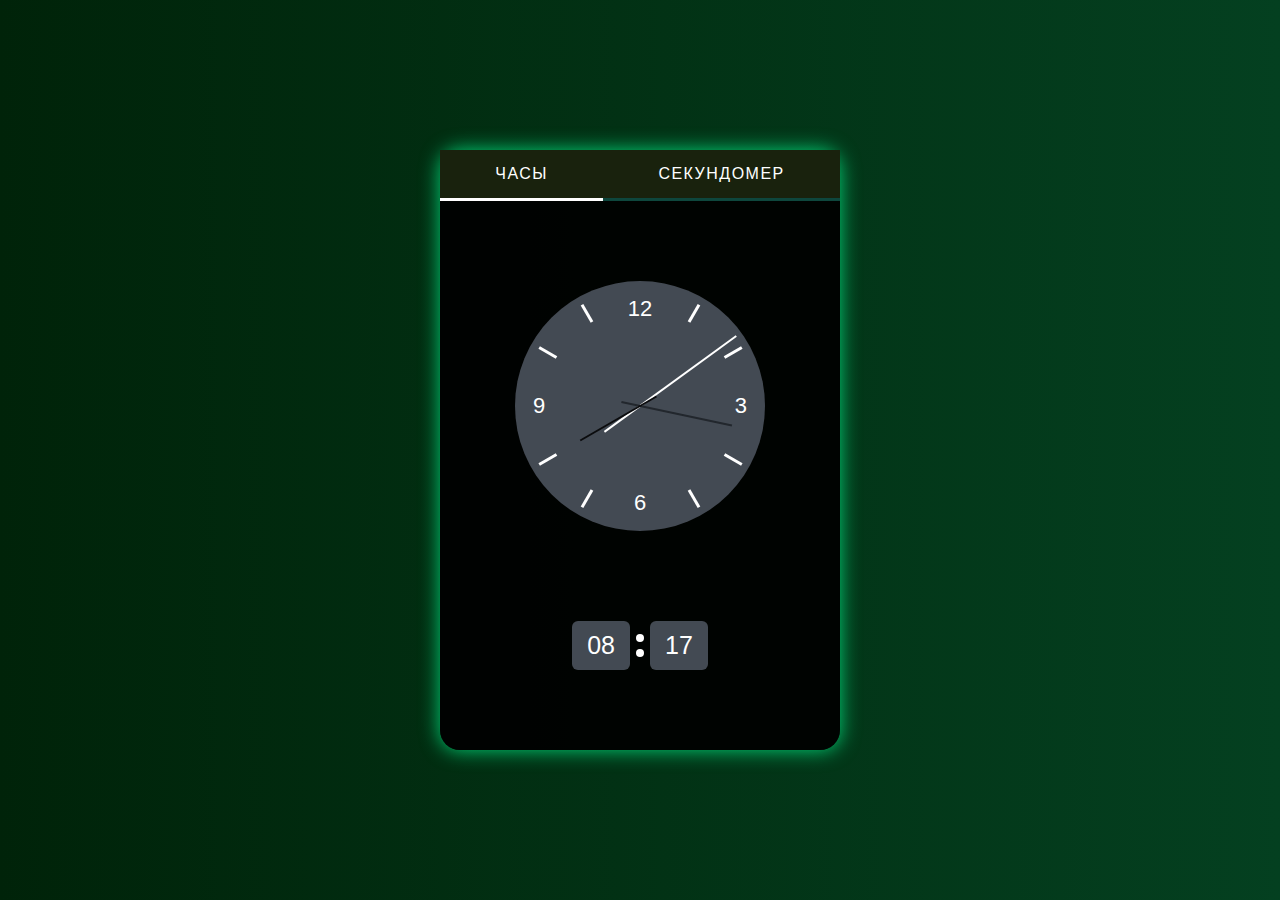
<file: index.html>
<!DOCTYPE html>
<html lang="en">

<head>
    <meta charset="UTF-8">
    <meta name="viewport" content="width=device-width, initial-scale=1.0">
    <meta http-equiv="X-UA-Compatible" content="ie=edge">
    <title>Document</title>
    <link rel="stylesheet" href="styles/style.css">
</head>

<body>
    <div class="tabsPanel">
        <!-- Меню табов -->
        <ul class="tabsLinks">
            <li class="tabsItem active"><a href="#" class="tabsLink">Часы</a></li>
            <li class="tabsItem">
                <a href="#" class="tabsLink">Секундомер
                    <span class="tabsLink__span"></span>
                </a>
            </li>
        </ul>
        <!-- Все табы -->
        <div class="tabsContent">
            <div class="clock tabsContentItem active">
                <div class="arrowClock">
                    <!-- Часы-->
                    <div class="arrowClockNumber">
                        <div class="arrowClockNumber__num arrowClockNumber__num_12">12</div>
                        <div class="arrowClockNumber__arr arrowClockNumber__arr_1"></div>
                        <div class="arrowClockNumber__arr arrowClockNumber__arr_2"></div>
                        <div class="arrowClockNumber__num arrowClockNumber__num_3">3</div>
                        <div class="arrowClockNumber__arr arrowClockNumber__arr_4"></div>
                        <div class="arrowClockNumber__arr arrowClockNumber__arr_5"></div>
                        <div class="arrowClockNumber__num arrowClockNumber__num_6">6</div>
                        <div class="arrowClockNumber__arr arrowClockNumber__arr_7"></div>
                        <div class="arrowClockNumber__arr arrowClockNumber__arr_8"></div>
                        <div class="arrowClockNumber__num arrowClockNumber__num_9">9</div>
                        <div class="arrowClockNumber__arr arrowClockNumber__arr_10"></div>
                        <div class="arrowClockNumber__arr arrowClockNumber__arr_11"></div>
                    </div>

                    <!-- Стрелки  -->

                    <div class="s"></div> <!-- Секундная -->
                    <div class="m"></div> <!-- Минутная -->
                    <div class="h"></div> <!-- Часовая -->
                </div>
                <div class="numberClock">
                    <!-- Вывод времени в цифрах -->
                    <div class="hours">00</div>
                    <div class="minutes">00</div>
                </div>
            </div>
            <div class="stopwatch tabsContentItem ">
                <div class="stopwatch__clock">

                    <div class="stopwatch__clock-description">
                        <!-- Часы -->
                        <div class="stopwatch__hours">0</div>
                        Час.
                    </div>
                    <div class="stopwatch__clock-description">
                        <!-- Минуты -->
                        <div class="stopwatch__minutes">0</div>
                        Мин.
                    </div>
                    <div class="stopwatch__clock-description">
                        <!-- Секунды -->
                        <div class="stopwatch__seconds">0</div>
                        Сек.
                    </div>
                </div>
                <!-- Кнопка запуска секундомера -->
                <button class="stopwatch__btn">start</button>
            </div>
        </div>
    </div>

    <script src="js/script.js"></script>
</body>

</html>
</file>
<file: styles/style.css>
*{
    margin: 0;
    padding: 0;
    box-sizing: border-box;
    list-style: none;
    text-decoration: none;
}
body {
    background: linear-gradient(to left,#044020,rgb(0, 35, 9));
    display: flex;
    justify-content: center;
    align-items: center;
    min-height: 100vh;
    font-family: Arial, Helvetica, sans-serif;
}
.tabsPanel {
    width: 400px;
    height: 600px;
    box-shadow: 0 0 20px 0 rgba(0, 255, 145, 0.8);
    display: flex;
    flex-direction: column;
    margin: 20px 0;
    background: #000000f0;
    border-radius: 20px;
}
.tabsLinks {
    display: flex;
    background: #19220d;
}
.tabsItem {
    flex-grow: 1;
    display: flex;
}
.tabsLink {
    padding: 15px;
    flex-grow: 1;
    display: flex;
    justify-content: center;
    color: #fff;
    text-transform: uppercase;
    letter-spacing: 1.5px;
    border-bottom: 3px solid #0e473d;
    position: relative;
}
.tabsItem.active .tabsLink {
    border-bottom-color: #fff;
}
.tabsContent {
    flex-grow: 1;
    position: relative;
}
.clock, .stopwatch {
    width: 100%;
    height: 100%;
    display: flex;
    justify-content: center;
    align-items: center;
    flex-direction: column;
    padding: 20px 0;
}
.tabsContentItem {
    z-index: 0;
    opacity: 0;
    transition: 0.5s;
    position: absolute;
    top: 0;
}
.tabsContentItem.active {
    z-index: 1;
    opacity: 1;
}
.tabsLink__span {
    display: none;
    width: 10px;
    height: 10px;
    border-radius: 50%;
    background: #fff;
    right: 10px;
    position: absolute;
    transition: 0.5s;
}
.tabsLink__span.active {
    display: block;
}
.tabsLink__span.active_clear {
    display: block;
    background: red;
}
.arrowClock {
    --position: 15px;
    width: 250px;
    height: 250px;
    background: #434a53;
    border-radius: 50%;
    margin-bottom: 90px;
    position: relative;
    display: flex;
    justify-content: center;
    align-items: center;
}
.h {
    width: 2px;
    height: 100%;
    position: absolute;
}
.h::before {
    content: '';
    position: absolute;
    width: 100%;
    height: 35%;
    background: #0b0c0e;
    top: calc(55% - 35% + 6px);
}
.m {
    width: 2px;
    height: 100%;
    position: absolute;
}
.m::before {
    content: '';
    position: absolute;
    width: 100%;
    height: 45%;
    background: #22272d;
    top: calc(10% + 6px);
}
.s {
    width: 2px;
    height: 100%;
    position: absolute;
}
.s::before {
    content: '';
    position: absolute;
    width: 100%;
    height: 65%;
    background: #fff;
    top: 6px;
}
.arrowClockNumber {
    width: 100%;
    height: 100%;
    display: flex;
    justify-content: center;
    align-items: center;
    position: absolute;
}
.arrowClockNumber__num {
    color: #fff;
    font-size: 22px;
    position: absolute;
}
.arrowClockNumber__num_12 {
    top: var(--position);
}
.arrowClockNumber__arr {
    position: absolute;
    width: 3px;
    height: 100%;
}
.arrowClockNumber__arr::before {
    content: '';
    display: block;
    height: 20px;
    background: #fff;
    width: 100%;
    margin-top: 8px;
}
.arrowClockNumber__arr_1 {
    transform: rotate(30deg);
}
.arrowClockNumber__arr_2 {
    transform: rotate(60deg);
}
.arrowClockNumber__arr_4 {
    transform: rotate(120deg);
}
.arrowClockNumber__arr_5 {
    transform: rotate(150deg);
}
.arrowClockNumber__arr_7 {
    transform: rotate(210deg);
}
.arrowClockNumber__arr_8 {
    transform: rotate(240deg);
}
.arrowClockNumber__arr_10 {
    transform: rotate(300deg);
}
.arrowClockNumber__arr_11 {
    transform: rotate(330deg);
}
.arrowClockNumber__num_3 {
    right: calc(var(--position) + 3px);
}
.arrowClockNumber__num_6 {
    bottom: var(--position);
}
.arrowClockNumber__num_9 {
    left: calc(var(--position) + 3px);
}

.numberClock {
    display: flex;
    justify-content: center;
    align-items: center;
    position: relative;
}
.numberClock::before, .numberClock::after {
    content: '';
    width: 8px;
    height: 8px;
    border-radius: 50%;
    background: #fff;
    display: block;
    position: absolute;
    animation: opacity 1s infinite;
}
.numberClock::before {
    top: 13px
}
.numberClock::after {
    bottom: 13px;
}
.hours, .minutes, .stopwatch__hours, .stopwatch__minutes, .stopwatch__seconds {
    padding: 10px 15px;
    background: #434a53;
    color: #fff;
    font-size: 25px;
    margin: 0 10px;
    border-radius: 6px;
}
.stopwatch__hours, .stopwatch__minutes, .stopwatch__seconds {
    width: 58px;
    text-align: center;
    margin: 0 0 10px;
}
.stopwatch__clock-description {
    padding: 5px 5px 10px;  
    text-align: center;
    color: #fff;
    background: #191d22;
    border-radius: 6px;
    text-transform: uppercase;
    margin: 0 5px;
}
.stopwatch__clock {
    display: flex;
    margin-bottom: 50px;
}
.stopwatch__btn {
    padding: 10px 15px;
    background: #fff;
    border-radius: 30px;
    border: none;
    font-size: 18px;
    text-transform: uppercase;
    color: #191d22;
    cursor: pointer;
    outline: none;
}

/* Добавляем keyframe на уроке*/

@keyframes opacity {
    0% {
        opacity: 1;
    }
    50% {
        opacity: 0;
    }
    100% {
        opacity: 1;
    }
}
</file>
